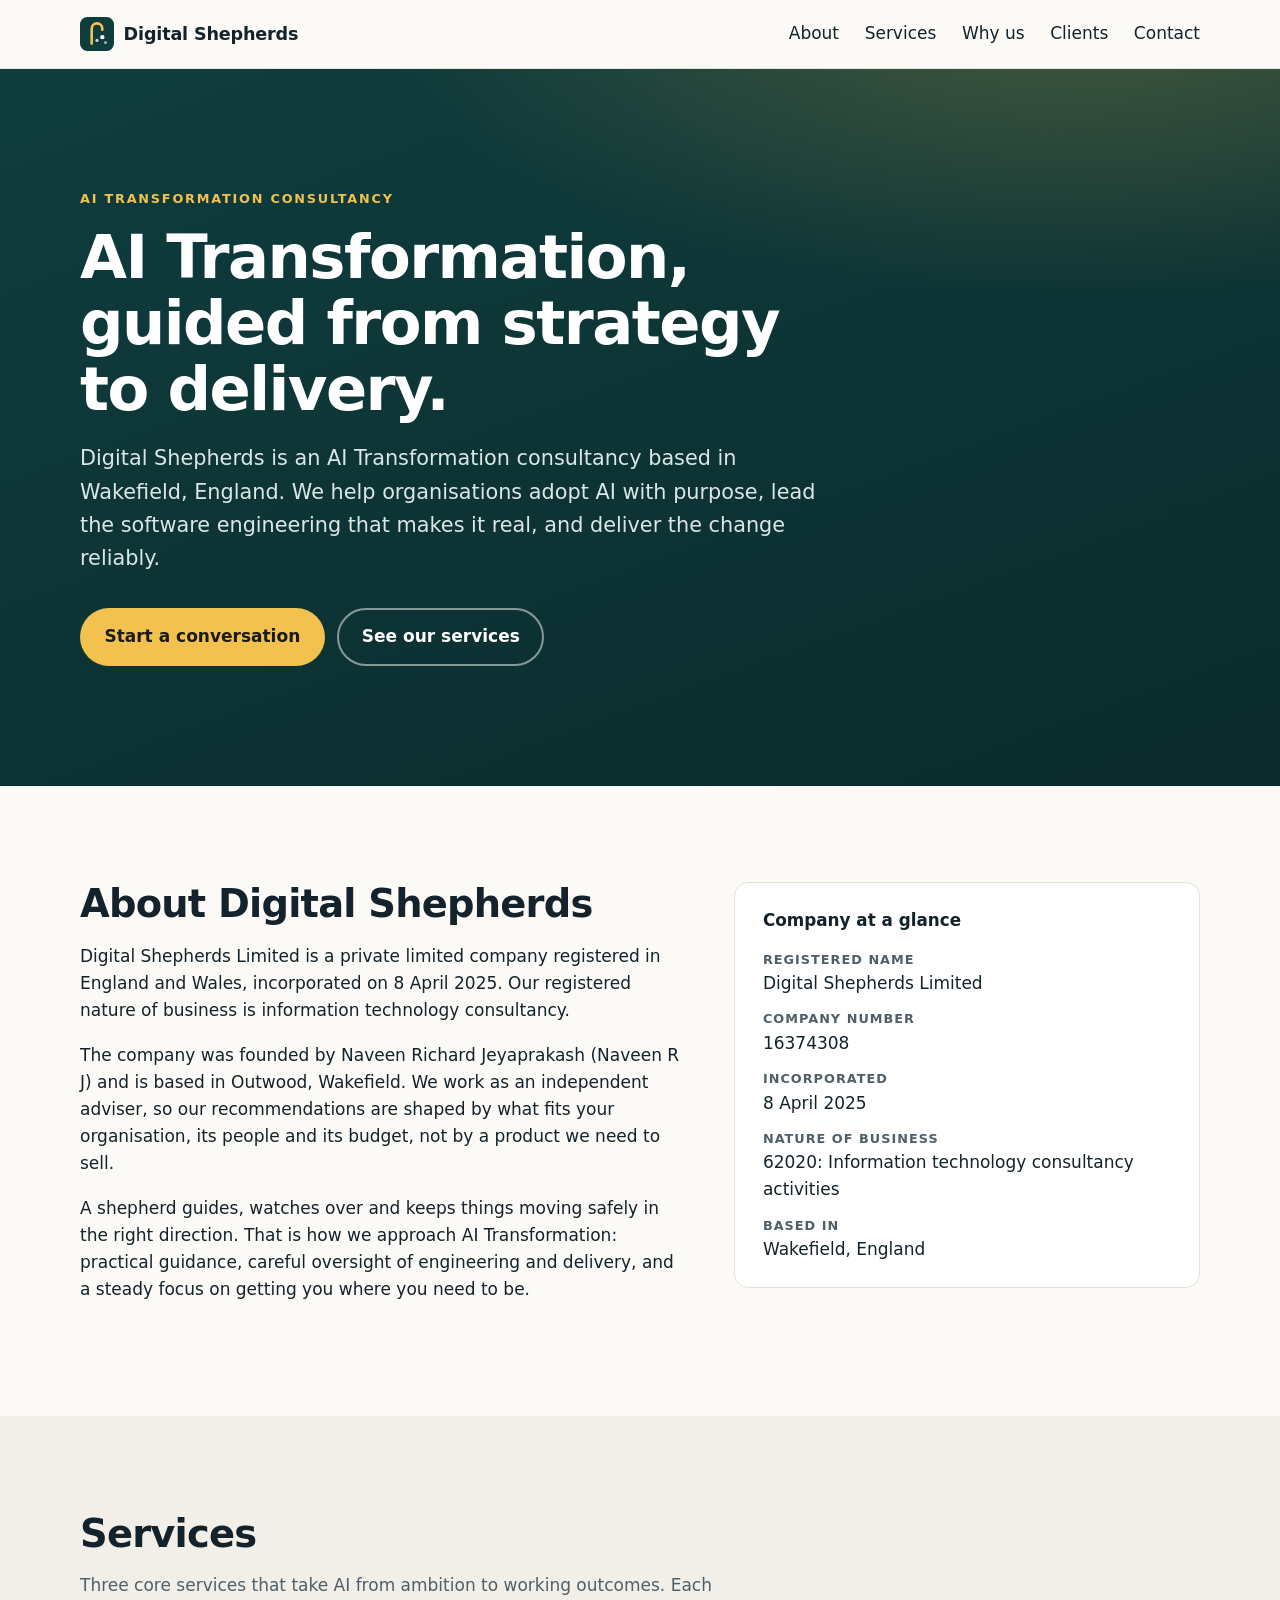
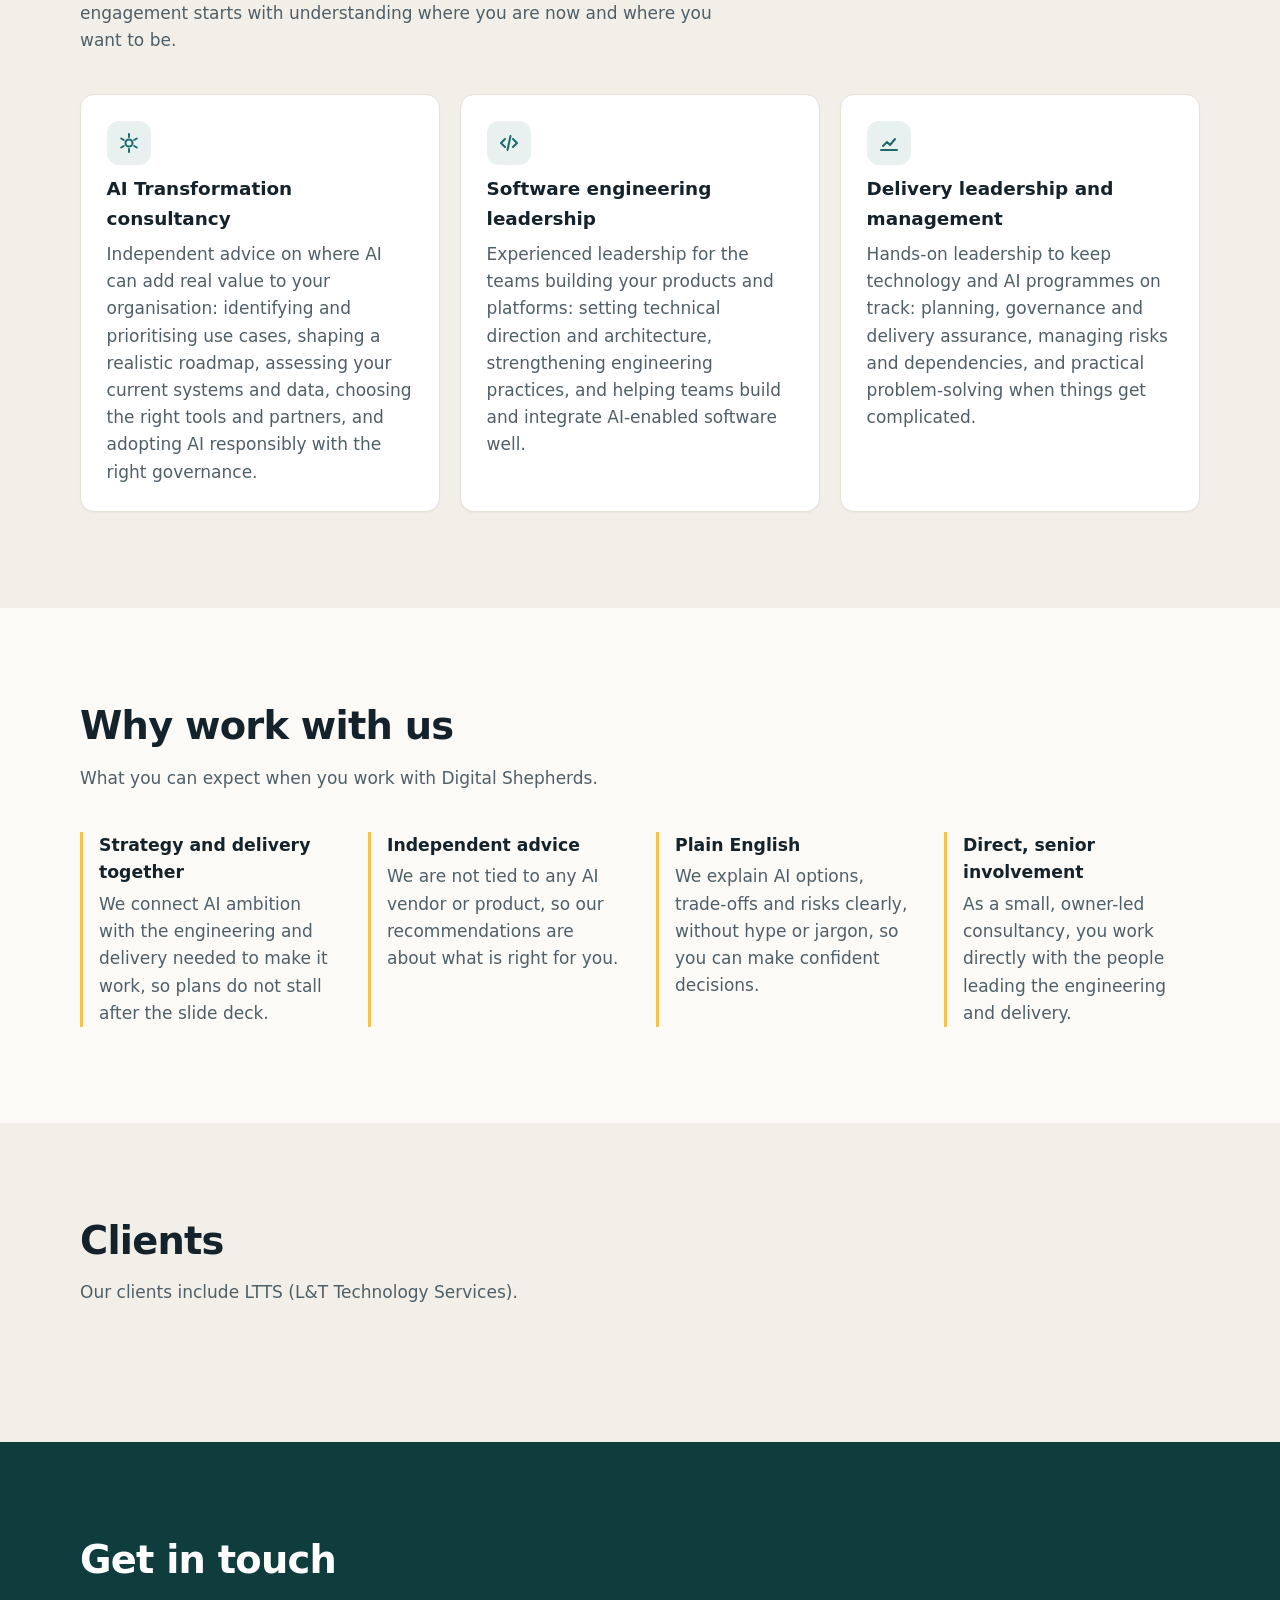
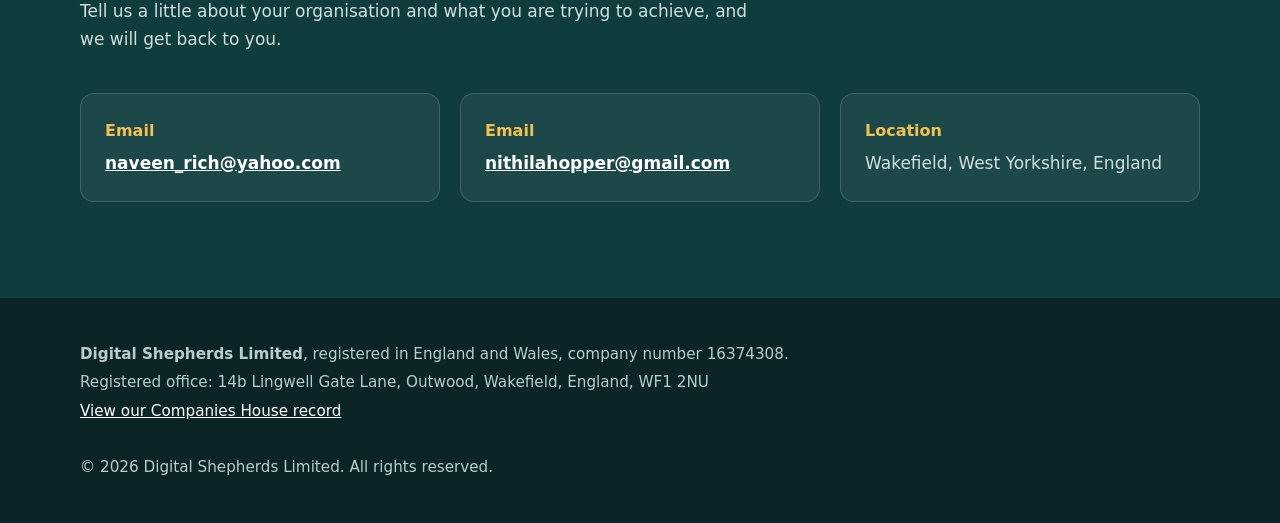
<file: index.html>
<!DOCTYPE html>
<html lang="en-GB">
<head>
  <meta charset="utf-8">
  <meta name="viewport" content="width=device-width, initial-scale=1">
  <title>Digital Shepherds Limited | AI Transformation Consultancy, Wakefield UK</title>
  <meta name="description" content="Digital Shepherds Limited is an AI Transformation consultancy based in Wakefield, England, offering AI transformation consultancy, software engineering leadership and delivery leadership.">
  <link rel="canonical" href="https://naveen2407.github.io/digital-shepherds/">
  <meta name="theme-color" content="#0f3d3e">
  <link rel="icon" href="assets/favicon.svg" type="image/svg+xml">
  <link rel="stylesheet" href="assets/styles.css">

  <meta property="og:type" content="website">
  <meta property="og:site_name" content="Digital Shepherds Limited">
  <meta property="og:locale" content="en_GB">
  <meta property="og:title" content="Digital Shepherds Limited | AI Transformation Consultancy, Wakefield UK">
  <meta property="og:description" content="AI Transformation consultancy based in Wakefield, England: AI transformation consultancy, software engineering leadership and delivery leadership.">
  <meta property="og:url" content="https://naveen2407.github.io/digital-shepherds/">
  <meta property="og:image" content="https://naveen2407.github.io/digital-shepherds/assets/og-image.png">
  <meta property="og:image:width" content="1200">
  <meta property="og:image:height" content="630">
  <meta property="og:image:alt" content="Digital Shepherds: AI Transformation consultancy, Wakefield, England">
  <meta name="twitter:card" content="summary_large_image">
  <meta name="twitter:title" content="Digital Shepherds Limited | AI Transformation Consultancy, Wakefield UK">
  <meta name="twitter:description" content="AI Transformation consultancy based in Wakefield, England: AI transformation consultancy, software engineering leadership and delivery leadership.">
  <meta name="twitter:image" content="https://naveen2407.github.io/digital-shepherds/assets/og-image.png">

  <script type="application/ld+json">
  {
    "@context": "https://schema.org",
    "@type": "Organization",
    "name": "Digital Shepherds Limited",
    "legalName": "DIGITAL SHEPHERDS LIMITED",
    "description": "Digital Shepherds Limited is an AI Transformation consultancy based in Wakefield, England, offering AI transformation consultancy, software engineering leadership and delivery leadership.",
    "knowsAbout": ["AI transformation", "Software engineering leadership", "Delivery leadership and management"],
    "url": "https://naveen2407.github.io/digital-shepherds/",
    "logo": "https://naveen2407.github.io/digital-shepherds/assets/favicon.svg",
    "email": ["naveen_rich@yahoo.com", "nithilahopper@gmail.com"],
    "foundingDate": "2025-04-08",
    "identifier": {
      "@type": "PropertyValue",
      "propertyID": "Companies House company number",
      "value": "16374308"
    },
    "address": {
      "@type": "PostalAddress",
      "streetAddress": "14b Lingwell Gate Lane, Outwood",
      "addressLocality": "Wakefield",
      "addressCountry": "GB",
      "postalCode": "WF1 2NU"
    },
    "founder": {"@type": "Person", "name": "Naveen Richard Jeyaprakash"},
    "contactPoint": [
      {"@type": "ContactPoint", "contactType": "customer enquiries", "email": "naveen_rich@yahoo.com", "areaServed": "GB"},
      {"@type": "ContactPoint", "contactType": "customer enquiries", "email": "nithilahopper@gmail.com", "areaServed": "GB"}
    ],
    "sameAs": ["https://find-and-update.company-information.service.gov.uk/company/16374308"]
  }
  </script>
</head>
<body>
  <a class="skip-link" href="#main">Skip to main content</a>

  <header class="site-header">
    <nav class="container nav" aria-label="Main">
      <a class="brand" href="./" aria-label="Digital Shepherds home">
        <img src="assets/favicon.svg" alt="" width="34" height="34">
        <span>Digital Shepherds</span>
      </a>
      <button class="nav-toggle" type="button" aria-expanded="false" aria-controls="nav-menu">Menu</button>
      <ul class="nav-menu" id="nav-menu">
        <li><a href="#about">About</a></li>
        <li><a href="#services">Services</a></li>
        <li><a href="#why">Why us</a></li>
        <li><a href="#clients">Clients</a></li>
        <li><a href="#contact">Contact</a></li>
      </ul>
    </nav>
  </header>

  <main id="main">
    <section class="hero" aria-labelledby="hero-title">
      <div class="container">
        <p class="eyebrow">AI Transformation consultancy</p>
        <h1 id="hero-title">AI Transformation, guided from strategy to delivery.</h1>
        <p class="lead">Digital Shepherds is an AI Transformation consultancy based in Wakefield, England. We help organisations adopt AI with purpose, lead the software engineering that makes it real, and deliver the change reliably.</p>
        <div class="btns">
          <a class="btn btn-primary" href="#contact">Start a conversation</a>
          <a class="btn btn-ghost" href="#services">See our services</a>
        </div>
      </div>
    </section>

    <section id="about" aria-labelledby="about-title">
      <div class="container about-grid">
        <div>
          <h2 id="about-title">About Digital Shepherds</h2>
          <p>Digital Shepherds Limited is a private limited company registered in England and Wales, incorporated on 8 April 2025. Our registered nature of business is information technology consultancy.</p>
          <p>The company was founded by Naveen Richard Jeyaprakash (Naveen R J) and is based in Outwood, Wakefield. We work as an independent adviser, so our recommendations are shaped by what fits your organisation, its people and its budget, not by a product we need to sell.</p>
          <p>A shepherd guides, watches over and keeps things moving safely in the right direction. That is how we approach AI Transformation: practical guidance, careful oversight of engineering and delivery, and a steady focus on getting you where you need to be.</p>
        </div>
        <aside class="facts" aria-labelledby="facts-title">
          <h3 id="facts-title">Company at a glance</h3>
          <dl>
            <div><dt>Registered name</dt><dd>Digital Shepherds Limited</dd></div>
            <div><dt>Company number</dt><dd>16374308</dd></div>
            <div><dt>Incorporated</dt><dd>8 April 2025</dd></div>
            <div><dt>Nature of business</dt><dd>62020: Information technology consultancy activities</dd></div>
            <div><dt>Based in</dt><dd>Wakefield, England</dd></div>
          </dl>
        </aside>
      </div>
    </section>

    <section id="services" class="alt" aria-labelledby="services-title">
      <div class="container">
        <h2 id="services-title">Services</h2>
        <p class="section-intro">Three core services that take AI from ambition to working outcomes. Each engagement starts with understanding where you are now and where you want to be.</p>
        <ul class="cards">
          <li class="card">
            <div class="icon" aria-hidden="true"><svg viewBox="0 0 24 24" fill="none" stroke="currentColor" stroke-width="2" stroke-linecap="round" stroke-linejoin="round"><path d="M12 3v3M12 18v3M4.2 7.5l2.6 1.5M17.2 15l2.6 1.5M4.2 16.5l2.6-1.5M17.2 9l2.6-1.5"/><circle cx="12" cy="12" r="3.5"/></svg></div>
            <h3>AI Transformation consultancy</h3>
            <p>Independent advice on where AI can add real value to your organisation: identifying and prioritising use cases, shaping a realistic roadmap, assessing your current systems and data, choosing the right tools and partners, and adopting AI responsibly with the right governance.</p>
          </li>
          <li class="card">
            <div class="icon" aria-hidden="true"><svg viewBox="0 0 24 24" fill="none" stroke="currentColor" stroke-width="2" stroke-linecap="round" stroke-linejoin="round"><path d="m8 8-4 4 4 4M16 8l4 4-4 4M13.5 5l-3 14"/></svg></div>
            <h3>Software engineering leadership</h3>
            <p>Experienced leadership for the teams building your products and platforms: setting technical direction and architecture, strengthening engineering practices, and helping teams build and integrate AI-enabled software well.</p>
          </li>
          <li class="card">
            <div class="icon" aria-hidden="true"><svg viewBox="0 0 24 24" fill="none" stroke="currentColor" stroke-width="2" stroke-linecap="round" stroke-linejoin="round"><path d="M4 19h16M6 15l4-4 3 3 5-6"/></svg></div>
            <h3>Delivery leadership and management</h3>
            <p>Hands-on leadership to keep technology and AI programmes on track: planning, governance and delivery assurance, managing risks and dependencies, and practical problem-solving when things get complicated.</p>
          </li>
        </ul>
      </div>
    </section>

    <section id="why" aria-labelledby="why-title">
      <div class="container">
        <h2 id="why-title">Why work with us</h2>
        <p class="section-intro">What you can expect when you work with Digital Shepherds.</p>
        <ul class="why-list">
          <li><strong>Strategy and delivery together</strong><span>We connect AI ambition with the engineering and delivery needed to make it work, so plans do not stall after the slide deck.</span></li>
          <li><strong>Independent advice</strong><span>We are not tied to any AI vendor or product, so our recommendations are about what is right for you.</span></li>
          <li><strong>Plain English</strong><span>We explain AI options, trade-offs and risks clearly, without hype or jargon, so you can make confident decisions.</span></li>
          <li><strong>Direct, senior involvement</strong><span>As a small, owner-led consultancy, you work directly with the people leading the engineering and delivery.</span></li>
        </ul>
      </div>
    </section>

    <section id="clients" class="alt" aria-labelledby="clients-title">
      <div class="container">
        <h2 id="clients-title">Clients</h2>
        <p class="section-intro">Our clients include LTTS (L&amp;T Technology Services).</p>
      </div>
    </section>

    <section id="contact" class="contact" aria-labelledby="contact-title">
      <div class="container">
        <h2 id="contact-title">Get in touch</h2>
        <p class="section-intro">Tell us a little about your organisation and what you are trying to achieve, and we will get back to you.</p>
        <div class="contact-grid">
          <div class="contact-card">
            <h3>Email</h3>
            <a href="mailto:naveen_rich@yahoo.com?subject=Enquiry%20for%20Digital%20Shepherds">naveen_rich@yahoo.com</a>
          </div>
          <div class="contact-card">
            <h3>Email</h3>
            <a href="mailto:nithilahopper@gmail.com?subject=Enquiry%20for%20Digital%20Shepherds">nithilahopper@gmail.com</a>
          </div>
          <div class="contact-card">
            <h3>Location</h3>
            <p>Wakefield, West Yorkshire, England</p>
          </div>
        </div>
      </div>
    </section>
  </main>

  <footer class="site-footer">
    <div class="container footer-grid">
      <div>
        <p><strong>Digital Shepherds Limited</strong>, registered in England and Wales, company number 16374308.</p>
        <address style="font-style:normal">Registered office: 14b Lingwell Gate Lane, Outwood, Wakefield, England, WF1 2NU</address>
        <p><a href="https://find-and-update.company-information.service.gov.uk/company/16374308" rel="noopener" target="_blank">View our Companies House record<span class="visually-hidden"> (opens in a new tab)</span></a></p>
      </div>
      <div>
        <p>&copy; <span id="year">2026</span> Digital Shepherds Limited. All rights reserved.</p>
      </div>
    </div>
  </footer>

  <script src="assets/main.js" defer></script>
</body>
</html>
</file>
<file: assets/styles.css>
:root{--ink:#14232b;--muted:#4f5f68;--bg:#fbfaf7;--card:#fff;--brand:#0f3d3e;--brand-2:#1d6a6b;--accent:#f2c14e;--line:#e5e2da;--radius:14px;--max:1120px}
*{box-sizing:border-box}
html{scroll-behavior:smooth}
@media (prefers-reduced-motion:reduce){html{scroll-behavior:auto}}
body{margin:0;font-family:system-ui,-apple-system,"Segoe UI",Roboto,"Helvetica Neue",Arial,sans-serif;color:var(--ink);background:var(--bg);line-height:1.6;font-size:1.0625rem}
img,svg{max-width:100%}
a{color:var(--brand-2)}
a:hover{color:var(--brand)}
:focus-visible{outline:3px solid var(--accent);outline-offset:3px;border-radius:4px}
.skip-link{position:absolute;left:-999px;top:0;background:var(--accent);color:var(--ink);padding:.6rem 1rem;z-index:100;font-weight:600}
.skip-link:focus{left:1rem;top:1rem}
.container{width:min(100% - 2.5rem,var(--max));margin-inline:auto}
.site-header{position:sticky;top:0;z-index:50;background:rgba(251,250,247,.92);backdrop-filter:saturate(1.2) blur(8px);border-bottom:1px solid var(--line)}
.nav{display:flex;align-items:center;justify-content:space-between;min-height:68px}
.brand{display:flex;align-items:center;gap:.6rem;text-decoration:none;color:var(--ink);font-weight:700;letter-spacing:-.01em;font-size:1.1rem}
.brand img{width:34px;height:34px}
.nav-menu{display:flex;gap:1.6rem;list-style:none;margin:0;padding:0}
.nav-menu a{text-decoration:none;color:var(--ink);font-weight:500}
.nav-menu a:hover{color:var(--brand-2)}
.nav-toggle{display:none;background:none;border:1px solid var(--line);border-radius:10px;padding:.45rem .7rem;font:inherit;cursor:pointer;color:var(--ink)}
@media (max-width:760px){
  .nav-toggle{display:inline-block}
  .nav-menu{display:none;position:absolute;left:0;right:0;top:68px;flex-direction:column;gap:0;background:var(--bg);border-bottom:1px solid var(--line);padding:.5rem 1.25rem 1rem}
  .nav-menu.open{display:flex}
  .nav-menu a{display:block;padding:.7rem 0}
}
.hero{background:radial-gradient(1200px 500px at 85% -10%,rgba(242,193,78,.25),transparent 60%),linear-gradient(160deg,var(--brand) 0%,#0b2b2c 100%);color:#fff;padding:clamp(4rem,10vw,7.5rem) 0}
.eyebrow{text-transform:uppercase;letter-spacing:.14em;font-size:.8rem;font-weight:600;color:var(--accent);margin:0 0 1rem}
.hero h1{font-size:clamp(2.2rem,5.5vw,3.8rem);line-height:1.08;letter-spacing:-.025em;margin:0 0 1.25rem;max-width:18ch}
.hero p.lead{font-size:clamp(1.1rem,2vw,1.3rem);max-width:58ch;color:#dbe7e6;margin:0 0 2rem}
.btns{display:flex;flex-wrap:wrap;gap:.8rem}
.btn{display:inline-block;padding:.85rem 1.4rem;border-radius:999px;font-weight:600;text-decoration:none;border:2px solid transparent;transition:transform .15s ease,background .15s ease}
.btn:hover{transform:translateY(-1px)}
.btn-primary{background:var(--accent);color:#1b1b1b}
.btn-primary:hover{background:#ffd36b;color:#1b1b1b}
.btn-ghost{border-color:rgba(255,255,255,.5);color:#fff}
.btn-ghost:hover{background:rgba(255,255,255,.1);color:#fff}
section{padding:clamp(3.5rem,8vw,6rem) 0}
section h2{font-size:clamp(1.7rem,3.5vw,2.4rem);letter-spacing:-.02em;line-height:1.15;margin:0 0 1rem}
.section-intro{color:var(--muted);max-width:62ch;margin:0 0 2.5rem}
.alt{background:#f2efe8}
.about-grid{display:grid;grid-template-columns:1.3fr 1fr;gap:3rem;align-items:start}
@media (max-width:860px){.about-grid{grid-template-columns:1fr}}
.facts{background:var(--card);border:1px solid var(--line);border-radius:var(--radius);padding:1.5rem 1.75rem;margin:0}
.facts h3{margin:0 0 1rem;font-size:1.05rem}
.facts dl{margin:0;display:grid;gap:.75rem}
.facts dt{font-size:.8rem;text-transform:uppercase;letter-spacing:.08em;color:var(--muted);font-weight:600}
.facts dd{margin:0;font-weight:500}
.cards{display:grid;grid-template-columns:repeat(auto-fit,minmax(250px,1fr));gap:1.25rem;list-style:none;padding:0;margin:0}
.card{background:var(--card);border:1px solid var(--line);border-radius:var(--radius);padding:1.6rem;box-shadow:0 1px 2px rgba(20,35,43,.04)}
.card h3{margin:.6rem 0 .5rem;font-size:1.15rem}
.card p{margin:0;color:var(--muted)}
.icon{width:44px;height:44px;border-radius:12px;background:rgba(29,106,107,.1);display:grid;place-items:center;color:var(--brand-2)}
.icon svg{width:24px;height:24px}
.why-list{display:grid;grid-template-columns:repeat(auto-fit,minmax(240px,1fr));gap:1.5rem 2rem;list-style:none;padding:0;margin:0}
.why-list li{border-left:3px solid var(--accent);padding-left:1rem}
.why-list strong{display:block;font-size:1.08rem;margin-bottom:.25rem}
.why-list span{color:var(--muted)}
.contact{background:var(--brand);color:#fff}
.contact .section-intro{color:#cfe0df}
.contact-grid{display:grid;grid-template-columns:repeat(auto-fit,minmax(260px,1fr));gap:1.25rem}
.contact-card{background:rgba(255,255,255,.06);border:1px solid rgba(255,255,255,.15);border-radius:var(--radius);padding:1.5rem}
.contact-card h3{margin:0 0 .4rem;font-size:1rem;color:var(--accent);font-weight:600}
.contact-card a{color:#fff;font-weight:600;word-break:break-all}
.contact-card p{margin:.3rem 0 0;color:#cfe0df}
.site-footer{background:#0b2526;color:#b9cccb;padding:2.5rem 0;font-size:.95rem}
.site-footer a{color:#fff}
.footer-grid{display:flex;flex-wrap:wrap;gap:1.5rem 3rem;justify-content:space-between}
.site-footer p{margin:.25rem 0}
.visually-hidden{position:absolute!important;width:1px;height:1px;padding:0;margin:-1px;overflow:hidden;clip:rect(0,0,0,0);white-space:nowrap;border:0}
</file>
